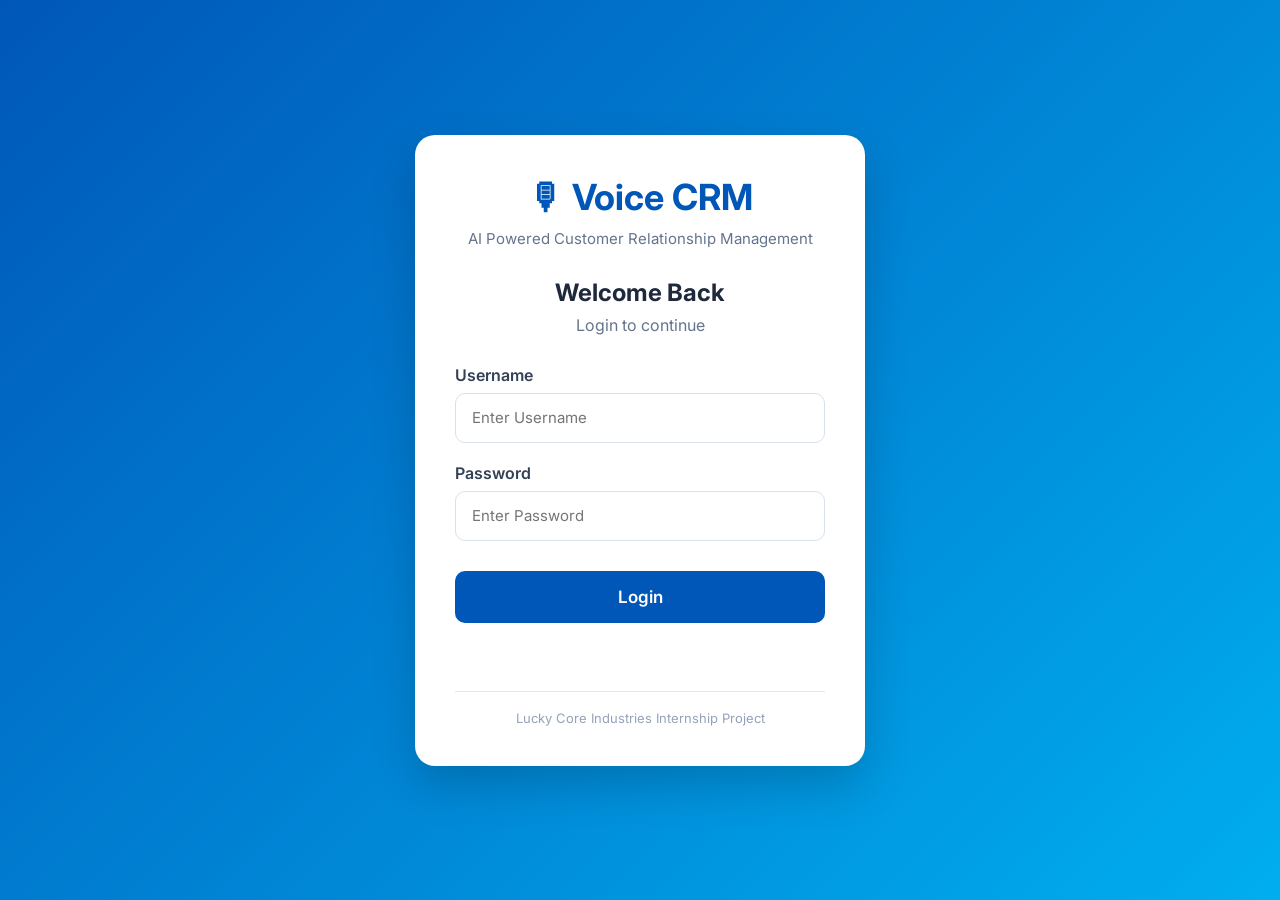
<file: Frontend/index.html>
<!DOCTYPE html>
<html lang="en">

<head>

    <meta charset="UTF-8">
    <meta name="viewport" content="width=device-width, initial-scale=1.0">

    <title>Voice CRM Login</title>

    <link rel="stylesheet" href="login.css">

    <link href="https://fonts.googleapis.com/css2?family=Inter:wght@300;400;500;600;700&display=swap" rel="stylesheet">

</head>

<body>

<div class="login-container">        

    <div class="login-card">

        <div class="logo">

            <h1>🎙 Voice CRM</h1>

            <p>AI Powered Customer Relationship Management</p>

        </div>

        <h2>Welcome Back</h2>

        <p class="subtitle">

            Login to continue

        </p>

        <form id="loginForm">

            <div class="input-group">

                <label>Username</label>

                <input
                        type="text"
                        id="username"
                        placeholder="Enter Username"
                        required>

            </div>

            <div class="input-group">

                <label>Password</label>

                <input
                        type="password"
                        id="password"
                        placeholder="Enter Password"
                        required>

            </div>

            <button
                    type="submit"
                    class="login-btn">

                Login

            </button>

        </form>

        <div id="errorMessage" class="error-message"></div>

        <div class="credentials">


        <div class="footer">

            Lucky Core Industries Internship Project

        </div>

    </div>

</div>

<script src="login.js"></script>

</body>

</html>
</file>
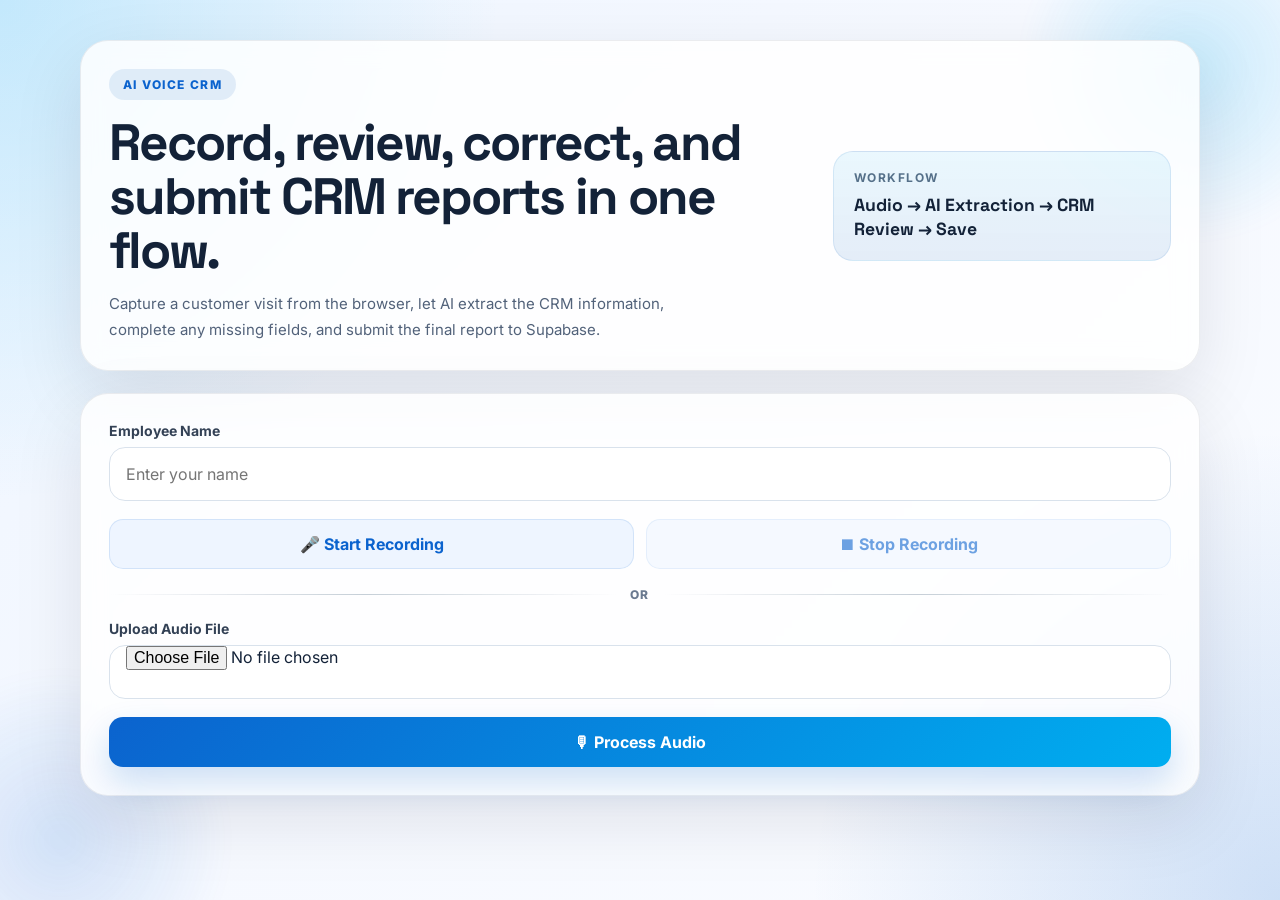
<file: Frontend/employee.html>
<!DOCTYPE html>
<html lang="en">
<head>
    <meta charset="UTF-8">
    <meta name="viewport" content="width=device-width, initial-scale=1.0">

    <title>Voice CRM Assistant</title>

    <link rel="stylesheet" href="employee.css">

    <link
        href="https://fonts.googleapis.com/css2?family=Inter:wght@400;500;600;700;800&family=Space+Grotesk:wght@500;700&display=swap"
        rel="stylesheet"
    >
    <!-- Leaflet Map CSS -->

</head>

<body>

    <div class="page-shell">

        <div class="ambient ambient-one"></div>
        <div class="ambient ambient-two"></div>


        <main class="container">

            <!-- ================================= -->
            <!-- HERO -->
            <!-- ================================= -->

            <section class="hero-card">

                <div class="hero-copy">

                    <span class="eyebrow">
                        AI Voice CRM
                    </span>

                    <h1>
                        Record, review, correct, and submit CRM reports in one flow.
                    </h1>

                    <p>
                        Capture a customer visit from the browser,
                        let AI extract the CRM information,
                        complete any missing fields,
                        and submit the final report to Supabase.
                    </p>

                </div>


                <div class="hero-note">

                    <span>
                        Workflow
                    </span>

                    <strong>
                        Audio → AI Extraction → CRM Review → Save
                    </strong>

                </div>

            </section>



            <!-- ================================= -->
            <!-- MAIN WORKFLOW -->
            <!-- ================================= -->

            <section class="workflow-card">

                <form
                    id="uploadForm"
                    class="workflow-form"
                >

                    <!-- EMPLOYEE NAME -->

                    <div class="field-group">

                        <label for="employeeName">
                            Employee Name
                        </label>

                        <input
                            type="text"
                            id="employeeName"
                            placeholder="Enter your name"
                            autocomplete="name"
                            required
                        >

                    </div>
                    <!-- ================================= -->

    


                    <!-- RECORDING BUTTONS -->

                    <div class="record-row">

                        <button
                            type="button"
                            id="recordBtn"
                            class="secondary-btn"
                        >
                            🎤 Start Recording
                        </button>


                        <button
                            type="button"
                            id="stopBtn"
                            class="secondary-btn"
                            disabled
                        >
                            ⏹ Stop Recording
                        </button>

                    </div>



                    <!-- OR -->

                    <div class="divider">
                        <span>OR</span>
                    </div>



                    <!-- UPLOAD AUDIO -->

                    <div class="field-group">

                        <label for="audioFile">
                            Upload Audio File
                        </label>

                        <input
                            type="file"
                            id="audioFile"
                            accept="audio/*"
                        >

                    </div>



                    <!-- AUDIO PREVIEW -->

                    <div
                        id="audioPreview"
                        class="audio-preview hidden"
                    >

                        <div class="section-heading">

                            <h3>
                                Audio Preview
                            </h3>

                            <p>
                                Check the selected or recorded audio before submitting it.
                            </p>

                        </div>


                        <audio
                            id="audioPlayer"
                            controls
                        ></audio>


                        <div class="preview-buttons">

                            <button
                                type="button"
                                id="deleteRecording"
                                class="delete-btn"
                            >
                                🗑 Delete Recording
                            </button>

                        </div>

                    </div>



                    <!-- SUBMIT AUDIO -->

                    <button
                        type="submit"
                        class="submit-btn"
                    >
                        🎙 Process Audio
                    </button>

                </form>



                <!-- ================================= -->
                <!-- LOADING -->
                <!-- ================================= -->

                <div
                    id="loading"
                    class="loading hidden"
                ></div>



                <!-- ================================= -->
                <!-- CRM REVIEW -->
                <!-- ================================= -->

                <section
                    id="crmSection"
                    class="step-card hidden"
                >

                    <div class="step-header">

                        <span class="step-badge">
                            STEP 2
                        </span>

                        <h2>
                            CRM Information
                        </h2>

                        <p>
                            AI has extracted the CRM information from your audio.
                            Review the information below and complete any missing required fields.
                        </p>

                    </div>



                    <!-- CRM SUMMARY -->

                    <div
                        id="crmSummary"
                        class="summary-grid"
                    ></div>



                    <!-- ================================= -->
                    <!-- MISSING FIELDS -->
                    <!-- ================================= -->

                    <div
                        id="missingFieldsSection"
                        class="missing-fields hidden"
                    >

                        <div class="section-heading">

                            <h3>
                                Complete Missing Information
                            </h3>

                            <p id="missingFieldsMessage">
                                Some required information could not be extracted.
                                Please enter it manually.
                            </p>

                        </div>


                        <div
                            id="missingFieldsForm"
                            class="missing-fields-form"
                        ></div>

                    </div>



                    <!-- STATUS -->

                    <div
                        id="crmStatus"
                        class="status-line"
                    ></div>



                    <!-- ACTION BUTTONS -->

                    <div class="crm-actions">

                        <button
                            type="button"
                            id="recordAgainBtn"
                            class="secondary-btn"
                        >
                            🔄 Record Again
                        </button>


                        <button
                            type="button"
                            id="submitReportBtn"
                            class="primary-btn"
                            disabled
                        >
                            ✅ Submit Report
                        </button>

                    </div>

                </section>



                <!-- ================================= -->
                <!-- SUCCESS -->
                <!-- ================================= -->

                <div
                    id="success"
                    class="result hidden"
                >

                    <h2>
                        ✅ Report Submitted Successfully
                    </h2>

                    <p>
                        Your final CRM report has been saved to Supabase.
                    </p>

                    <strong>
                        Reference ID:
                        <span id="recordId">
                            ---
                        </span>
                    </strong>
                    

                </div>

            </section>

        </main>

    </div>


    <!-- JAVASCRIPT -->

    

<script src="employee.js"></script>

</body>
</html>
</file>
<file: Frontend/login.css>
/* =====================================
   GLOBAL
===================================== */

*{
    margin:0;
    padding:0;
    box-sizing:border-box;
    font-family:'Inter',sans-serif;
}

body{

    min-height:100vh;

    display:flex;

    justify-content:center;

    align-items:center;

    background:linear-gradient(135deg,#0057B8,#00AEEF);

    padding:30px;

}

/* =====================================
   CONTAINER
===================================== */

.login-container{

    width:100%;
    max-width:450px;

}

/* =====================================
   CARD
===================================== */

.login-card{

    background:white;

    border-radius:20px;

    padding:40px;

    box-shadow:0 20px 45px rgba(0,0,0,.18);

}

/* =====================================
   LOGO
===================================== */

.logo{

    text-align:center;

    margin-bottom:30px;

}

.logo h1{

    color:#0057B8;

    font-size:36px;

    margin-bottom:10px;

}

.logo p{

    color:#64748b;

    font-size:15px;

}

/* =====================================
   TITLES
===================================== */

.login-card h2{

    text-align:center;

    color:#1e293b;

    margin-bottom:8px;

}

.subtitle{

    text-align:center;

    color:#64748b;

    margin-bottom:30px;

}

/* =====================================
   INPUTS
===================================== */

.input-group{

    margin-bottom:20px;

}

.input-group label{

    display:block;

    margin-bottom:8px;

    font-weight:600;

    color:#334155;

}

.input-group input{

    width:100%;

    height:50px;

    border:1px solid #d9e2ec;

    border-radius:10px;

    padding:0 16px;

    font-size:15px;

    transition:.3s;

}

.input-group input:focus{

    outline:none;

    border-color:#0057B8;

    box-shadow:0 0 0 4px rgba(0,87,184,.10);

}

/* =====================================
   LOGIN BUTTON
===================================== */

.login-btn{

    width:100%;

    height:52px;

    border:none;

    border-radius:10px;

    background:#0057B8;

    color:white;

    font-size:17px;

    font-weight:600;

    cursor:pointer;

    transition:.3s;

    margin-top:10px;

}

.login-btn:hover{

    background:#00408b;

    transform:translateY(-2px);

}

/* =====================================
   ERROR MESSAGE
===================================== */

.error-message{

    margin-top:18px;

    text-align:center;

    color:#d62828;

    font-weight:600;

    min-height:20px;

}


/* =====================================
   FOOTER
===================================== */

.footer{

    margin-top:30px;

    text-align:center;

    color:#94a3b8;

    font-size:13px;

    border-top:1px solid #e5e7eb;

    padding-top:18px;

}

/* =====================================
   RESPONSIVE
===================================== */

@media(max-width:500px){

.login-card{

padding:25px;

}

.logo h1{

font-size:30px;

}

}
</file>
<file: Frontend/employee.css>
/* ===================================
   GLOBAL
=================================== */

* {
    margin: 0;
    padding: 0;
    box-sizing: border-box;
}

body {
    min-height: 100vh;
    font-family: 'Inter', sans-serif;
    color: #132238;
    background:
        radial-gradient(circle at top left, rgba(0, 174, 239, .18), transparent 32%),
        radial-gradient(circle at bottom right, rgba(11, 99, 206, .18), transparent 30%),
        linear-gradient(135deg, #eef5ff 0%, #f6f9ff 48%, #f9fbff 100%);
    padding: 40px 24px;
}

button,
input,
textarea {
    font: inherit;
}

/* ===================================
   PAGE SHELL
=================================== */

.page-shell {
    position: relative;
}

.ambient {
    position: fixed;
    inset: auto;
    width: 360px;
    height: 360px;
    border-radius: 50%;
    filter: blur(8px);
    opacity: .55;
    pointer-events: none;
    z-index: 0;
}

.ambient-one {
    top: -110px;
    right: -90px;
    background: radial-gradient(circle, rgba(0, 174, 239, .35), transparent 68%);
}

.ambient-two {
    left: -120px;
    bottom: -120px;
    background: radial-gradient(circle, rgba(11, 99, 206, .28), transparent 68%);
}

.container {
    position: relative;
    z-index: 1;
    width: min(1120px, 100%);
    margin: 0 auto;
}

/* ===================================
   HERO
=================================== */

.hero-card,
.workflow-card {
    background: rgba(255, 255, 255, .84);
    backdrop-filter: blur(12px);
    border: 1px solid rgba(19, 34, 56, .08);
    box-shadow: 0 24px 70px rgba(15, 23, 42, .10);
}

.hero-card {
    border-radius: 28px;
    padding: 28px;
    display: flex;
    justify-content: space-between;
    gap: 24px;
    align-items: center;
    margin-bottom: 22px;
}

.hero-copy {
    max-width: 700px;
}

.eyebrow {
    display: inline-flex;
    align-items: center;
    gap: 8px;
    padding: 8px 14px;
    border-radius: 999px;
    background: rgba(0, 87, 184, .10);
    color: #0b63ce;
    font-size: 12px;
    font-weight: 800;
    letter-spacing: .12em;
    text-transform: uppercase;
}

.hero-copy h1 {
    margin-top: 16px;
    font-family: 'Space Grotesk', sans-serif;
    font-size: clamp(2rem, 4vw, 3.4rem);
    line-height: 1.05;
    letter-spacing: -0.04em;
}

.hero-copy p {
    margin-top: 14px;
    color: #52627a;
    line-height: 1.7;
    font-size: 15px;
    max-width: 62ch;
}

.hero-note {
    min-width: 220px;
    padding: 18px 20px;
    border-radius: 20px;
    background: linear-gradient(180deg, rgba(0, 174, 239, .08), rgba(0, 87, 184, .10));
    border: 1px solid rgba(0, 87, 184, .10);
}

.hero-note span {
    display: block;
    color: #557089;
    font-size: 12px;
    text-transform: uppercase;
    letter-spacing: .12em;
    font-weight: 700;
}

.hero-note strong {
    display: block;
    margin-top: 8px;
    font-family: 'Space Grotesk', sans-serif;
    font-size: 1.1rem;
    line-height: 1.4;
    color: #132238;
}

/* ===================================
   WORKFLOW CARD
=================================== */

.workflow-card {
    border-radius: 28px;
    padding: 28px;
}

.workflow-form {
    display: grid;
    gap: 18px;
}

.field-group label,
.transcript-card label {
    display: block;
    margin-bottom: 8px;
    font-size: 14px;
    font-weight: 700;
    color: #334155;
}

.field-group input,
#transcriptText,
.missing-input {
    width: 100%;
    border: 1px solid #d9e2ec;
    border-radius: 16px;
    background: #ffffff;
    color: #132238;
    transition: border-color .2s ease, box-shadow .2s ease, transform .2s ease;
}

.field-group input {
    height: 54px;
    padding: 0 16px;
}

.field-group input:focus,
#transcriptText:focus,
.missing-input:focus {
    outline: none;
    border-color: #0b63ce;
    box-shadow: 0 0 0 4px rgba(11, 99, 206, .12);
}

.record-row,
.transcript-actions,
.crm-actions,
.preview-buttons {
    display: flex;
    gap: 12px;
    flex-wrap: wrap;
}

.secondary-btn,
.primary-btn,
.delete-btn,
.submit-btn {
    min-height: 50px;
    border: none;
    border-radius: 14px;
    padding: 0 18px;
    font-weight: 700;
    cursor: pointer;
    transition: transform .18s ease, box-shadow .18s ease, opacity .18s ease, background .18s ease;
}

.secondary-btn {
    background: #eef5ff;
    color: #0b63ce;
    border: 1px solid rgba(11, 99, 206, .12);
    flex: 1 1 220px;
}

.secondary-btn:hover:not(:disabled) {
    background: #0b63ce;
    color: #ffffff;
    transform: translateY(-1px);
}

.secondary-btn:disabled,
.primary-btn:disabled,
.delete-btn:disabled,
.submit-btn:disabled {
    opacity: .6;
    cursor: not-allowed;
    transform: none;
}

.primary-btn,
.submit-btn {
    background: linear-gradient(135deg, #0b63ce 0%, #00aef0 100%);
    color: #ffffff;
    box-shadow: 0 16px 34px rgba(11, 99, 206, .20);
    flex: 1 1 240px;
}

.primary-btn:hover:not(:disabled),
.submit-btn:hover:not(:disabled) {
    transform: translateY(-2px);
    box-shadow: 0 18px 36px rgba(11, 99, 206, .24);
}

.delete-btn {
    background: #ffebee;
    color: #c62828;
    border: 1px solid rgba(198, 40, 40, .10);
    flex: 1 1 220px;
}

.delete-btn:hover:not(:disabled) {
    background: #c62828;
    color: #ffffff;
    transform: translateY(-1px);
}

.divider {
    display: flex;
    align-items: center;
    gap: 12px;
    color: #6b7a90;
    font-size: 12px;
    font-weight: 800;
    letter-spacing: .16em;
}

.divider::before,
.divider::after {
    content: "";
    height: 1px;
    flex: 1;
    background: linear-gradient(90deg, transparent, rgba(90, 114, 138, .34), transparent);
}

.audio-preview,
.step-card,
.result {
    border-radius: 22px;
    border: 1px solid rgba(19, 34, 56, .08);
    background: rgba(248, 251, 255, .95);
    box-shadow: 0 14px 40px rgba(15, 23, 42, .08);
}

.audio-preview {
    padding: 22px;
}

.section-heading h3,
.step-header h2 {
    font-family: 'Space Grotesk', sans-serif;
    letter-spacing: -0.02em;
    color: #132238;
}

.section-heading p,
.step-header p,
.transcript-info {
    color: #66758b;
    line-height: 1.7;
    font-size: 14px;
}

.section-heading {
    margin-bottom: 16px;
}

#audioPlayer {
    width: 100%;
    margin-top: 4px;
    margin-bottom: 18px;
}

/* ===================================
   LOADING
=================================== */

.loading {
    margin-top: 18px;
    padding: 18px 20px;
    border-radius: 18px;
    background: linear-gradient(135deg, rgba(11, 99, 206, .10), rgba(0, 174, 239, .12));
    border: 1px solid rgba(11, 99, 206, .12);
    color: #0b63ce;
    font-weight: 700;
    line-height: 1.6;
}

/* ===================================
   STEP CARDS
=================================== */

.step-card {
    margin-top: 22px;
    padding: 24px;
}

.step-header {
    margin-bottom: 18px;
}

.step-badge {
    display: inline-flex;
    padding: 7px 12px;
    border-radius: 999px;
    background: rgba(11, 99, 206, .10);
    color: #0b63ce;
    font-size: 12px;
    font-weight: 800;
    letter-spacing: .14em;
}

.step-header h2 {
    margin-top: 12px;
    margin-bottom: 8px;
    font-size: clamp(1.35rem, 2vw, 1.9rem);
}

.transcript-card {
    margin-top: 10px;
}

#transcriptText {
    min-height: 220px;
    padding: 16px;
    resize: vertical;
    line-height: 1.7;
    font-size: 15px;
}

#transcriptText:disabled {
    background: #f6f9ff;
    color: #24344d;
    opacity: .96;
}

.transcript-actions,
.crm-actions {
    margin-top: 18px;
}

.status-line {
    margin-top: 14px;
    min-height: 24px;
    font-size: 14px;
    font-weight: 600;
}

.status-line.success {
    color: #0f8a3b;
}

.status-line.error {
    color: #c62828;
}

.status-line.loading {
    color: #6b7280;
}

.status-line.editing {
    color: #0b63ce;
}

/* ===================================
   CRM SUMMARY
=================================== */

.summary-grid {
    display: grid;
    grid-template-columns: repeat(2, minmax(0, 1fr));
    gap: 14px;
    margin-top: 4px;
}

.summary-item {
    padding: 16px;
    border-radius: 18px;
    background: #ffffff;
    border: 1px solid rgba(19, 34, 56, .08);
}

.summary-label {
    display: block;
    margin-bottom: 7px;
    color: #6b7a90;
    font-size: 12px;
    font-weight: 800;
    letter-spacing: .08em;
    text-transform: uppercase;
}

.summary-value {
    color: #132238;
    font-size: 15px;
    line-height: 1.6;
    word-break: break-word;
}

.summary-value.is-missing {
    color: #c62828;
    font-style: italic;
}

.missing-fields {
    margin-top: 20px;
    padding-top: 4px;
}

.missing-fields-form {
    display: grid;
    gap: 14px;
    grid-template-columns: repeat(2, minmax(0, 1fr));
}

.missing-field {
    padding: 16px;
    border-radius: 18px;
    background: #ffffff;
    border: 1px solid rgba(19, 34, 56, .08);
}

.missing-field label {
    display: block;
    margin-bottom: 8px;
    font-size: 13px;
    font-weight: 800;
    color: #334155;
}

.missing-input {
    height: 50px;
    padding: 0 14px;
}

/* ===================================
   SUCCESS CARD
=================================== */

.result {
    margin-top: 22px;
    padding: 24px;
    background: linear-gradient(180deg, rgba(15, 138, 59, .08), rgba(255, 255, 255, .96));
    border-color: rgba(15, 138, 59, .12);
}

.result h2 {
    color: #0f8a3b;
    margin-bottom: 10px;
    font-family: 'Space Grotesk', sans-serif;
}

.result p {
    color: #334155;
    line-height: 1.7;
}

.result strong {
    display: block;
    margin-top: 16px;
    color: #0f8a3b;
    font-size: 17px;
}

/* ===================================
   HIDDEN
=================================== */

.hidden {
    display: none !important;
}

/* ===================================
   RESPONSIVE
=================================== */

@media (max-width: 900px) {
    .hero-card {
        flex-direction: column;
        align-items: flex-start;
    }

    .summary-grid,
    .missing-fields-form {
        grid-template-columns: 1fr;
    }
}

@media (max-width: 720px) {
    body {
        padding: 18px;
    }

    .workflow-card,
    .hero-card {
        padding: 20px;
        border-radius: 22px;
    }

    .record-row,
    .transcript-actions,
    .crm-actions,
    .preview-buttons {
        flex-direction: column;
    }

    .secondary-btn,
    .primary-btn,
    .delete-btn,
    .submit-btn {
        width: 100%;
        flex: 1 1 auto;
    }

    #transcriptText {
        min-height: 200px;
    }
}
</file>
